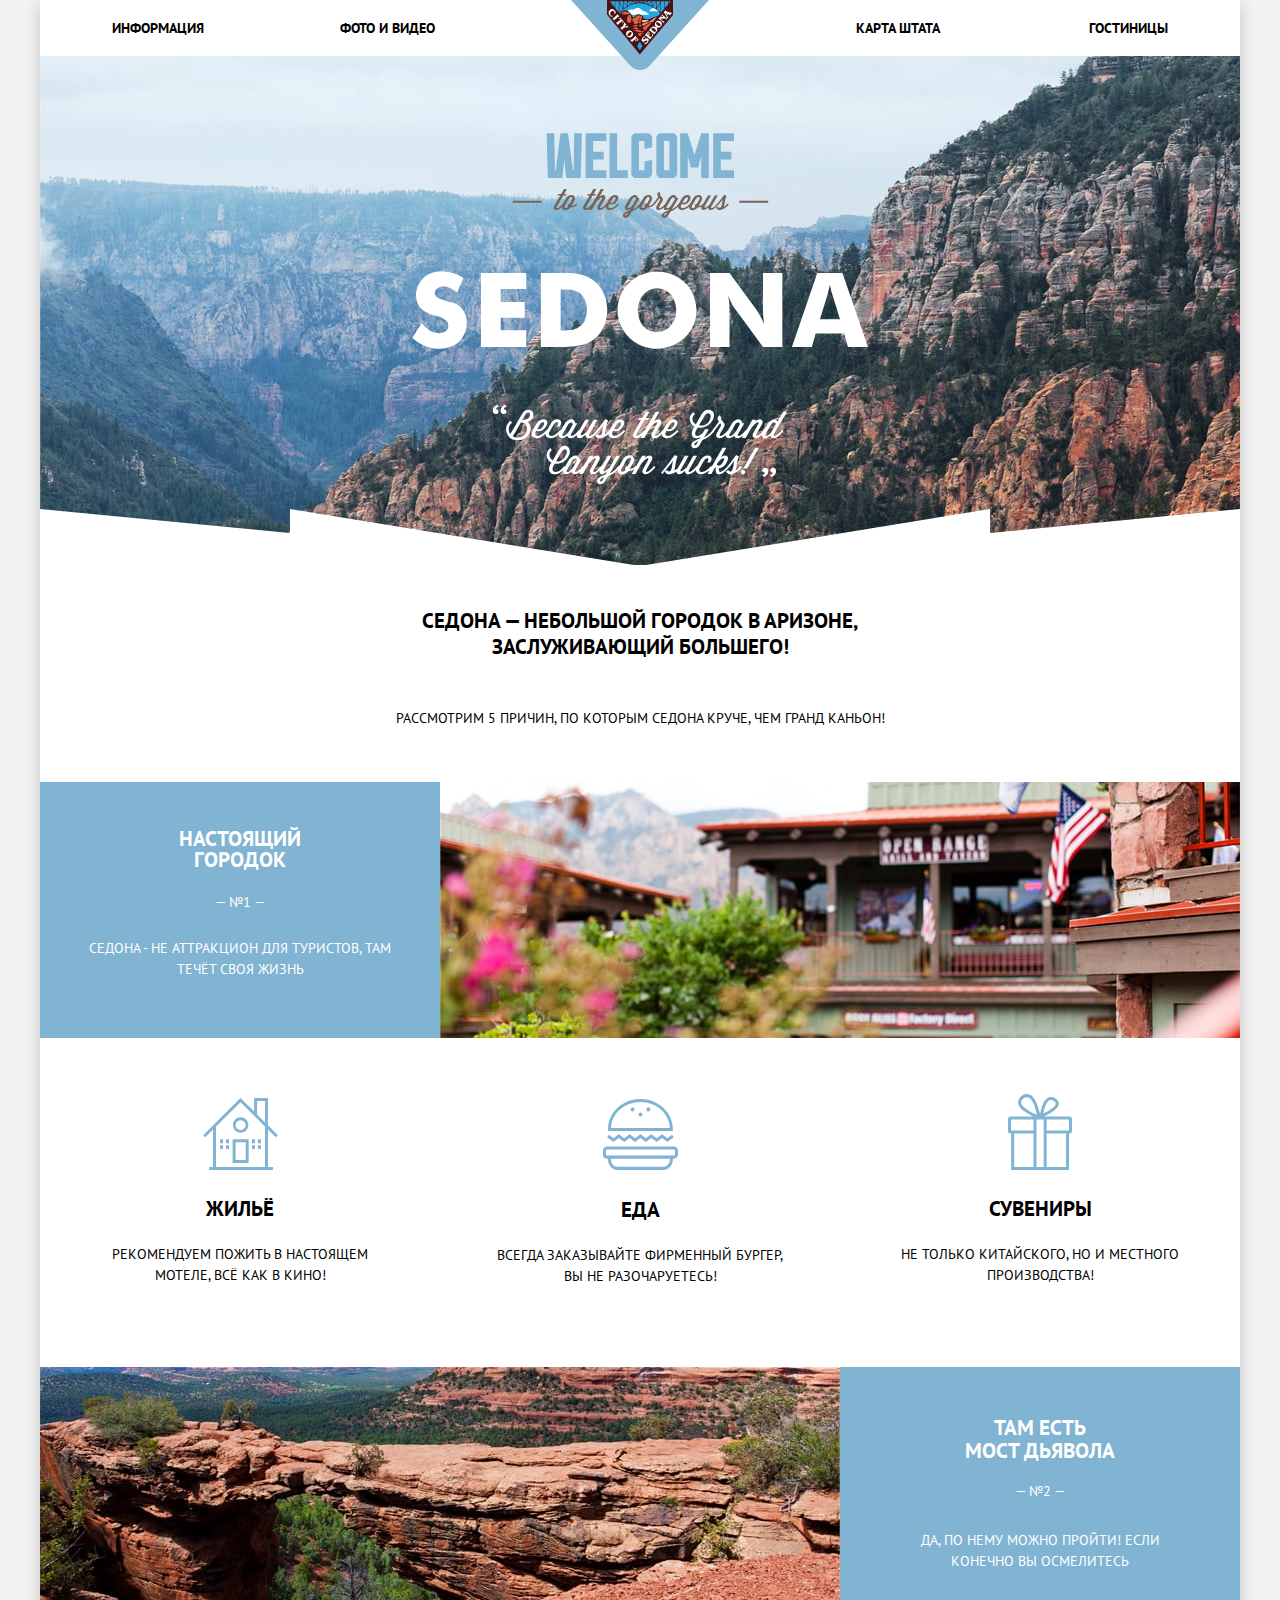
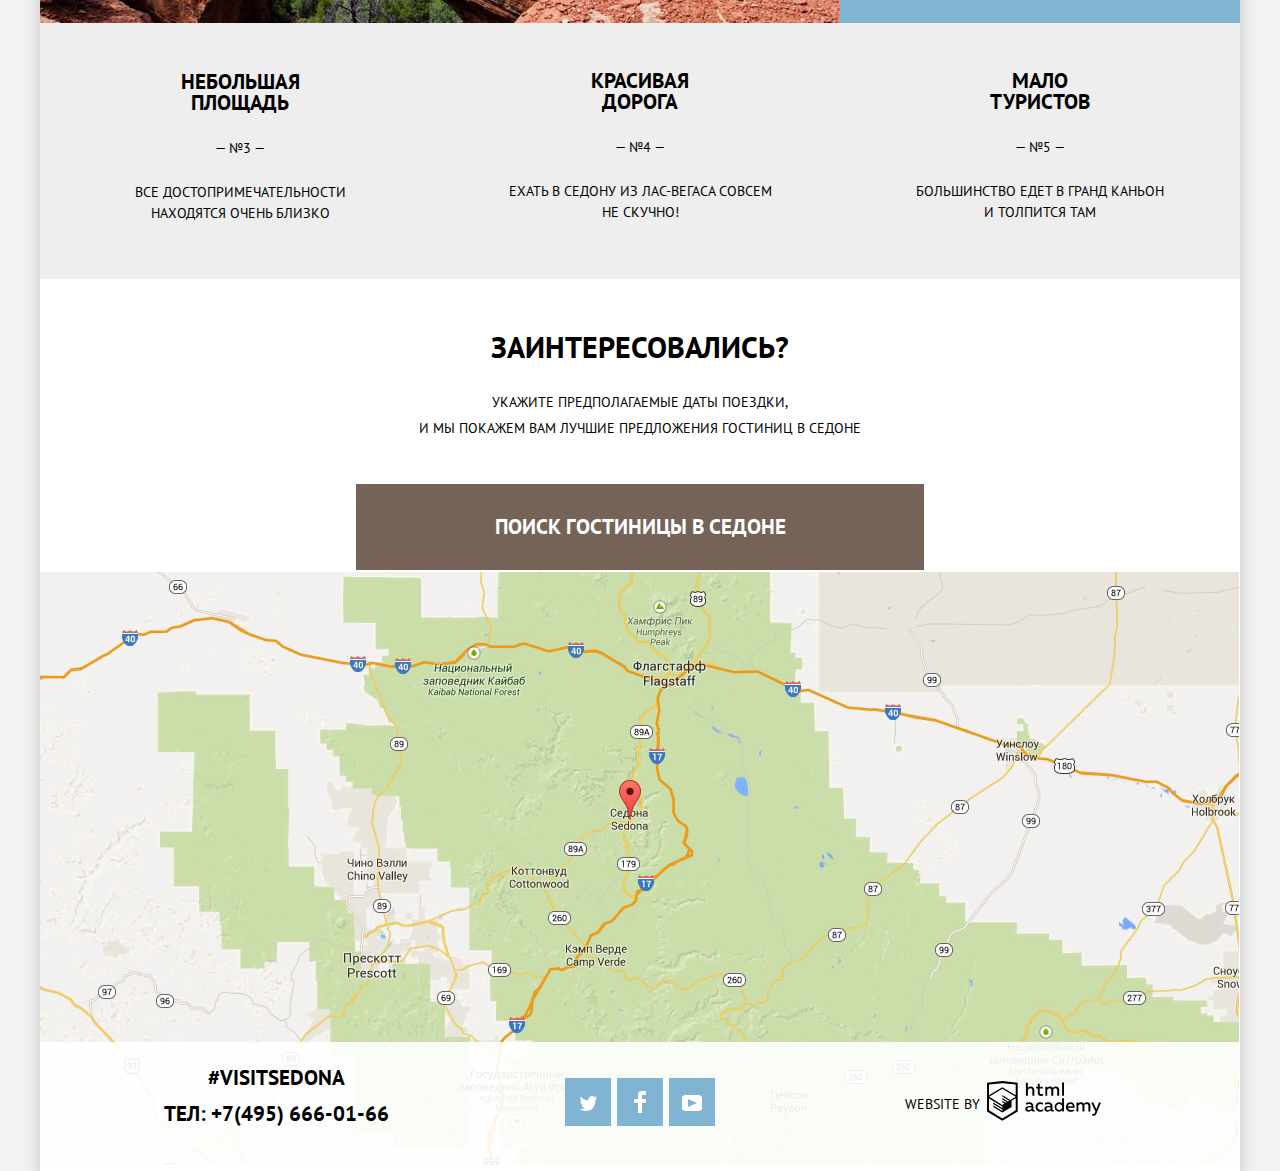
<file: index.html>
<!DOCTYPE html>
<html lang="ru">
  <head>
    <meta charset="utf-8">
    <meta name="keywords" content="Седона, туризм, отели">
    <meta name="description" content="описание города Седона">
    <link href="https://fonts.googleapis.com/css2?family=PT+Sans:wght@400;700&display=swap" rel="stylesheet">
    <link href="css/min-normalize.css" rel="stylesheet">
    <link href="css/min-style.css" rel="stylesheet">
    <title>HTML Academy: Седона</title>
  </head>
  
<body>
    <div class="container">

      <header>
        <nav class="main-navigation">
          <ul class="navigation site-navigation">
            <li><a href="#">Информация</a></li>         
            <li><a href="#">Фото и видео</a></li>
            <li><a href="#">Карта штата</a></li>
            <li><a href="catalog.html">Гостиницы</a></li>
          </ul>
          <a href="#" class="logo"><img src="img/logo-sedona.svg" width="138" height="70" alt="логотип"></a>
        </nav>
      </header>

      <main>
        
        <section class="welcome photo-index">
          <img src="img/intro-welcome.svg" width="457" height="351" alt="Welcome to the Gorgeous"> 
          <h1 class="visually-hidden">Добро пожаловать в город Седона!</h1> 
          <div class="shape"></div>
        </section>
        
        <section class="advantages">
          <div class="intro">
            <h2>Седона &mdash; небольшой городок в Аризоне,
                заслуживающий большего!</h2> 
            <p>Рассмотрим 5 причин, по которым Седона круче, чем Гранд Каньон!</p>
          </div>  
          <ul class="advantages-list">
            <li class="reason-1">
              <div class="true-city">
                 <div class="true-city-text">
                    <h3>Настоящий городок</h3>
                    <span>&mdash; №1 &mdash;</span>
                    <p class="sedona">Седона - не аттракцион для туристов, там
                       течёт своя жизнь</p> 
                  </div>
                  <img src="img/sedona.jpg" width="800" height="256" alt="Фото Седоны">
              </div>
              <ul class="city">
                <li>
                  <div class="housing">
                    <img src="img/icon-1.svg" alt="иконка-жильё" width="75" height="72" >
                    <h4>Жильё</h4>
                    <p>Рекомендуем пожить в настоящем 
                       мотеле, всё как в кино!</p>
                   </div>
                </li>
                <li>
                  <div class="food">
                    <img src="img/icon-3.svg" alt="иконка-еда" width="75" height="70">
                    <h4>Еда</h4>
                    <p>Всегда заказывайте фирменный бургер, 
                       вы не разочаруетесь!</p>
                  </div>
                </li>
                <li>
                  <div class="souvenirs">
                    <img src="img/icon-2.svg" alt="иконка-сувениры" width="64" height="77">
                    <h4>Сувениры</h4>
                    <p>Не только китайского, но и местного
                       производства!</p>
                  </div>
                </li>
              </ul>
            </li>
            <li class="reason-2">
                <div class="bridge">
                  <h3>Там есть<br>
                      мост дьявола</h3>
                  <span>&mdash; №2 &mdash;</span>
                  <p>Да, по нему можно пройти! Если конечно
                     вы осмелитесь</p>
                </div> 
                <img src="img/nature.jpg" width="800" height="256" alt="Окрестности Седоны">
            </li> 
            <li>
              <ul class="reason-345">
                <li>
                  <h3>Небольшая площадь</h3>
                  <span>&mdash; №3 &mdash;</span>
                  <p>все достопримечательности
                     находятся очень близко</p>   
                </li>
                <li>
                  <h3>Красивая дорога</h3>
                  <span>&mdash; №4 &mdash;</span>
                  <p>ехать в Седону из Лас-Вегаса совсем
                     не скучно!</p>
                </li>
                <li>
                  <h3>Мало туристов</h3>
                  <span>&mdash; №5 &mdash;</span>
                  <p>большинство едет в Гранд Каньон<br> 
                     и толпится там</p>
                </li>
              </ul> 
            </li> 
          </ul>
        </section>

        <div class="search-map">
          <section class="search-form">
            <div class="search-intro">
              <h2 class="visually-hidden">Форма поиска гостиницы в городе Седона</h2>
              <p class="uppercase">Заинтересовались?</p>
              <p class="search-description">Укажите предполагаемые даты поездки,<br>
                 и мы покажем вам лучшие предложения гостиниц в Седоне</p>
              <button type="button" class="button-brown">Поиск гостиницы в Седоне</button>
            </div> 

            <form action="https://echo.htmlacademy.ru" method="get" class="form-hotels">
              <fieldset class="fieldset">  
                 <div class="arrival-departures">
                    <p class="input-arrivals">
                      <span>Дата заезда:</span><label class="search-label"><input type="text" name="arrival" value="24 апреля 2017" class="input-form-arrivals"></label><button type="button"><img src="img/calendar.svg" alt="день прибытия" width="21" height="23"></button>
                    </p>
                    <p class="input-departures">
                      <span>Дата выезда:</span><label class="search-label"><input type="text" name="departure" value="4 июля 2017" class="input-form-departures"></label><button type="button"><img src="img/calendar.svg" alt="день отъезда" width="21" height="23"></button>
                    </p>
                 </div>
                 <p class="people">   
                    <label for="amount-adults" class="adult">Взрослые:</label> 
                    <button type="button">&mdash;</button>
                    <input type="text" name="adults" value="2" id="amount-adults" class="adult-label">
                    <button class="button-people" type="button">+</button>
                    <label for="amount-children" class="child-label">Дети:</label> 
                    <button type="button">&mdash;</button>
                    <input type="text" name="children" value="0" id="amount-children" class="children-label">
                    <button type="button">+</button>                  
                 </p>
                 <button type="submit" class="search">Найти</button> 
              </fieldset>
            </form>
          </section> 
          <section class="map">
            <img src="img/map.jpg" width="1199" height="594" alt="карта местности">
            <iframe src="https://www.google.com/maps/embed?pb=!1m18!1m12!1m3!1d17662.700682671955!2d-111.76657084899792!3d34.86720390082629!2m3!1f0!2f0!3f0!3m2!1i1024!2i768!4f13.1!3m3!1m2!1s0x872da132f942b00d%3A0x5548c523fa6c8efd!2z0KHQtdC00L7QvdCwLCDQkNGA0LjQt9C-0L3QsCA4NjMzNiwg0KHQqNCQ!5e0!3m2!1sru!2sru!4v1593608001588!5m2!1sru!2sru" style="border:0;" allowfullscreen="" aria-hidden="false" tabindex="0" width="1199" height="594" class="frameborder"></iframe>
          </section> 
        </div>  
      </main>

      <footer class="footer footer-index">
          <h2 class="visually-hidden">Контакты</h2> 
          <div class="contacts">
            <p>#visitsedona</p> 
            <a href="tel:+74956660166">ТЕЛ: +7(495) 666-01-66</a>
          </div>
          <div class="links">
            <ul class="navigation">
                <li>
                  <a href="https://twitter.com/" aria-label="ссылка на твиттер">
                       <svg xmlns="http://www.w3.org/2000/svg" xmlns:xlink="http://www.w3.org/1999/xlink" width="17" height="15" viewBox="0 0 17 15">
                         <path fill="#FFF" d="M10.95.144c1.685-.496 2.984.27 3.577 1.179.673-.231 1.331-.481 2.011-.708a2.345 2.345 0 0 1-.857 1.768c.685.17
                        1.304-.491 1.304-.491-.169 1-1.006 1.788-1.563 2.024-.231 6.75-3.175 11.217-10.077 11.082h-.446c-.41 0-4.164-.46-4.898-1.887
                        2.271.196 3.893-.422 4.693-1.177-.96-.3-2.679-.477-2.979-2.95.349.106.564.228 1.19.119C1.705 8.247.374 7.53.448 5.33c.285.328
                        1.067.536 1.34.472C1.085 5.561-.182 2.442.894.85c1.818 1.854 3.735 3.606 7.152 3.773C8.254 2.33 9.183.793 10.95.144z"/>
                       </svg>
                  </a>
                </li>    
                <li>
                  <a href="https://www.facebook.com/" aria-label="ссылка на фейсбук">
                    <svg xmlns="http://www.w3.org/2000/svg" width="12" height="22" viewBox="0 0 12 22">
                      <path fill="#FFF" d="M12 4V0H8a4 4 0 0 0-4 4v4H0v4h4v10h4V12h4V8H8V4h4z"/>
                    </svg>
                  </a>
                </li>
                <li>
                  <a href="https://www.youtube.com/" aria-label="ссылка на ютуб">
                    <svg xmlns="http://www.w3.org/2000/svg" xmlns:xlink="http://www.w3.org/1999/xlink" width="20" height="16" viewBox="0 0 20 16">
                      <path fill="#FFF" d="M17 0H3C1.35 0 0 1.35 0 3v10c0 1.65 1.35 3 3 3h14c1.65 0 3-1.35 3-3V3c0-1.65-1.35-3-3-3zM6.027 11.998V4.002L15.014 8l-8.987 3.998z"/>
                   </svg>
                 </a>
                </li>             
            </ul>
          </div>
          <div class="link-academy">
            <p>
              Website by
            </p>
            <a href="https://htmlacademy.ru/intensive/htmlcss" target="_blank" class="logo-academy">
              <svg width="114" height="40" viewBox="0 0 114 40" fill="none" xmlns="http://www.w3.org/2000/svg">
                <path class="path" fill-rule="evenodd" clip-rule="evenodd" d="M15.5197 0.057373H15.3509L0 1.71895V30.4945L15.3509 39.8382L30.7018 30.4945V1.71895L15.5197 0.057373ZM77.0183 1.62185H75.0876V14.7311H77.0183V1.62185ZM40.8619 1.63264V6.76843C41.6131 5.9864 42.6386 5.5436 43.7105 5.53843C44.6823 5.47908 45.6329 5.84495 46.3253 6.54479C47.0177 7.24462 47.3866 8.21244 47.3399 9.20685V14.7634H45.367V9.46579C45.4231 8.94897 45.2754 8.43059 44.9566 8.02553C44.6377 7.62047 44.174 7.36218 43.6683 7.3079H43.3518C42.3456 7.36979 41.4321 7.9295 40.9041 8.80764V14.7634H38.8995V1.63264H40.8619ZM77.0183 30.4837H75.2775V29.0595C74.4828 30.1353 73.23 30.7538 71.9119 30.7211C69.4751 30.5528 67.5825 28.4822 67.5825 25.9845C67.5825 23.4867 69.4751 21.4162 71.9119 21.2479C73.1195 21.2052 74.2818 21.7203 75.0771 22.6505V17.3205H77.0183V30.4837ZM47.0656 29.0595C47.263 29.0515 47.4583 29.0152 47.6459 28.9516V30.3866C47.2482 30.5404 46.826 30.6172 46.4009 30.6132C45.6482 30.6769 44.9394 30.2429 44.639 29.5342C43.7036 30.31 42.5302 30.7227 41.3261 30.6995C39.733 30.6995 38.256 29.804 38.256 27.9482C38.256 25.65 40.3661 24.9379 42.1702 24.9379C42.9402 24.9505 43.707 25.0408 44.4596 25.2076V24.884C44.4596 23.805 43.6578 22.9742 42.1491 22.9742C41.0585 22.9764 39.9804 23.2116 38.9839 23.6647V21.8305C40.0678 21.451 41.204 21.2506 42.3495 21.2371C44.8394 21.2371 46.3693 22.4455 46.3693 25.1753V28.4121C46.3546 28.5668 46.401 28.721 46.4981 28.8406C46.5951 28.9601 46.7349 29.035 46.8862 29.0487H47.0656V29.0595ZM40.2711 27.8403C40.298 28.229 40.4761 28.5905 40.7655 28.844C41.055 29.0974 41.4317 29.2217 41.8115 29.189H41.9275C42.8819 29.1906 43.7973 28.8022 44.4702 28.11V26.5779C43.842 26.4414 43.2026 26.3655 42.5605 26.3513C41.5055 26.3513 40.2817 26.7074 40.2817 27.8403H40.2711ZM56.0229 21.9384C55.1962 21.4632 54.2596 21.2246 53.3115 21.2479H52.9422C51.7332 21.2873 50.5891 21.8166 49.7619 22.7192C48.9347 23.6218 48.4923 24.8236 48.5321 26.06V26.5024C48.6957 29.0004 50.805 30.8921 53.2482 30.7318C54.2519 30.7555 55.2477 30.5452 56.1601 30.1168V28.2718C55.3769 28.7215 54.4945 28.9591 53.5963 28.9624C52.5199 29.0288 51.4963 28.4793 50.9385 27.5356C50.3806 26.5918 50.3806 25.4095 50.9385 24.4658C51.4963 23.522 52.5199 22.9725 53.5963 23.039C54.461 23.0357 55.3066 23.2989 56.0229 23.7942V21.9384ZM66.1514 29.0595C66.3488 29.0515 66.5441 29.0152 66.7317 28.9516V30.3866C66.334 30.5404 65.9118 30.6172 65.4867 30.6132C64.734 30.6769 64.0252 30.2429 63.7248 29.5342C62.7894 30.31 61.616 30.7227 60.4119 30.6995C58.8188 30.6995 57.3417 29.804 57.3417 27.9482C57.3417 25.65 59.4518 24.9379 61.256 24.9379C62.0259 24.9505 62.7928 25.0408 63.5454 25.2076V24.884C63.5454 23.805 62.7436 22.9742 61.2349 22.9742C60.1443 22.9764 59.0662 23.2116 58.0697 23.6647V21.8305C59.1536 21.451 60.2897 21.2506 61.4353 21.2371C63.9252 21.2371 65.455 22.4455 65.455 25.1753V28.4121C65.4404 28.5668 65.4868 28.721 65.5838 28.8406C65.6809 28.9601 65.8207 29.035 65.972 29.0487H66.1514V29.0595ZM59.855 28.8481C59.5632 28.5943 59.3837 28.2311 59.3569 27.8403H59.378C59.378 26.7074 60.5385 26.3513 61.6569 26.3513C62.299 26.3655 62.9383 26.4414 63.5665 26.5779V28.11C62.8937 28.8022 61.9782 29.1906 61.0239 29.189H60.9078C60.5263 29.2247 60.1469 29.1019 59.855 28.8481ZM69.3271 25.9305C69.3271 24.2859 70.6308 22.9526 72.239 22.9526L72.2601 23.0066C73.4742 23.0066 74.5742 23.7382 75.0665 24.8732V27.0311C74.5856 28.1871 73.4673 28.9296 72.239 28.9084C70.6308 28.9084 69.3271 27.5752 69.3271 25.9305ZM83.3486 21.2479C86.8408 21.2479 88.0541 24.1395 87.4844 26.7397H80.922C81.1436 28.3582 82.6839 29.0163 84.2876 29.0163C85.2509 29.0196 86.2027 28.8021 87.0729 28.3797V30.1061C86.0736 30.5421 84.9939 30.7519 83.9078 30.7211C81.2385 30.7211 78.8963 29.189 78.8963 25.9521C78.8362 24.7502 79.2482 23.5736 80.0408 22.6841C80.8334 21.7945 81.9408 21.2658 83.1165 21.2155H83.3486V21.2479ZM80.8693 25.1753C80.9704 23.8237 82.1216 22.8104 83.4436 22.9095H83.4858C84.1064 22.8531 84.7196 23.08 85.1612 23.5295C85.6028 23.979 85.8275 24.6051 85.7752 25.24H80.8693V25.1753ZM89.489 30.4621V21.4961H91.2298V22.575C91.9777 21.7197 93.041 21.2229 94.1628 21.2047C95.2951 21.1328 96.3712 21.7163 96.9482 22.7153C97.7407 21.8335 98.8477 21.3161 100.018 21.2803C100.952 21.2327 101.859 21.6011 102.507 22.2901C103.154 22.9792 103.478 23.9213 103.394 24.8732V30.4837H101.39V24.9271C101.437 24.4734 101.306 24.0191 101.024 23.6647C100.743 23.3104 100.336 23.0852 99.8917 23.039H99.6174C98.7512 23.0941 97.9525 23.536 97.4335 24.2474V30.4837H95.4289V24.9271C95.4728 24.47 95.3357 24.0139 95.0481 23.6611C94.7606 23.3082 94.3467 23.088 93.8991 23.0497H93.6881C92.7466 23.1344 91.8915 23.6449 91.3564 24.4416V30.5161H89.5312L89.489 30.4621ZM113.977 21.4745H111.972L109.324 28.2718L106.306 21.4853H104.196L108.417 30.5484L108.237 31.0016C107.72 32.3611 107.003 33.0516 106.053 33.0516C105.75 33.0548 105.447 33.0112 105.156 32.9221V34.6161C105.536 34.7125 105.926 34.7632 106.317 34.7671C107.646 34.7671 108.902 34.0226 109.851 31.6813L113.977 21.4745ZM52.689 5.78658V2.54974L50.7266 3.01369V5.73264H49.144V7.49132H50.7899V11.9905C50.7231 12.817 51.0244 13.6301 51.61 14.2038C52.1955 14.7775 53.0028 15.0505 53.8073 14.9468C54.5996 14.9535 55.3875 14.8259 56.139 14.5692V12.8429C55.5727 13.0781 54.9672 13.199 54.356 13.199C53.2165 13.199 52.689 12.8105 52.689 11.6237V7.5129H55.8541V5.78658H52.689ZM58.3862 14.7526V5.75421H60.1376V6.83316C60.8811 5.97655 61.9403 5.476 63.0601 5.45211C64.1624 5.38099 65.2146 5.93142 65.8032 6.88711C66.5958 6.00534 67.7028 5.48794 68.8734 5.45211C69.8138 5.41462 70.7233 5.79859 71.364 6.50353C72.0046 7.20846 72.3126 8.16418 72.2073 9.12053V14.7418H70.2028V9.18527C70.2499 8.73151 70.1184 8.27721 69.8373 7.92287C69.5561 7.56853 69.1485 7.34334 68.7046 7.29711H68.4619C67.5957 7.35228 66.797 7.7942 66.278 8.50553V14.7418H64.2734V9.18527C64.3206 8.73151 64.1891 8.27721 63.9079 7.92287C63.6268 7.56853 63.2191 7.34334 62.7752 7.29711H62.5326C61.5911 7.38181 60.736 7.89229 60.2009 8.68895V14.7634H58.3862V14.7526ZM28.6972 29.3033L28.7078 29.2968L28.6972 29.3184V29.3033ZM28.6972 17.3205V29.3033L15.3509 37.4321L2.00459 29.3184V17.5147L15.2876 25.6068V27.0311L6.18257 21.5284V22.9418L15.3404 28.5632V30.0629L6.19312 24.4955V25.9521L15.3509 31.5734L24.5826 25.9197V19.8129L28.6972 17.3205ZM28.7078 15.7776L25.0362 17.9355L23.3482 19.0145L15.3087 14.0837V15.4971L22.156 19.7266L22.0083 19.8237L20.9532 20.4063L15.2876 16.9537V18.3995L19.761 21.1184L18.706 21.8413L15.3298 19.7913V21.2047L17.5454 22.5426L15.2982 23.9021L2.11009 15.864L15.3087 7.72869L28.7078 15.7776ZM15.2876 6.27211L28.7078 14.3534V3.56395L15.3615 2.12895L2.01514 3.56395V14.3534L15.2876 6.27211Z" fill="#231F20"/>
              </svg>
            </a>
          </div>
      </footer>

    </div>

<script src="js/min-script.js">
</script>

</body>

</html>
</file>
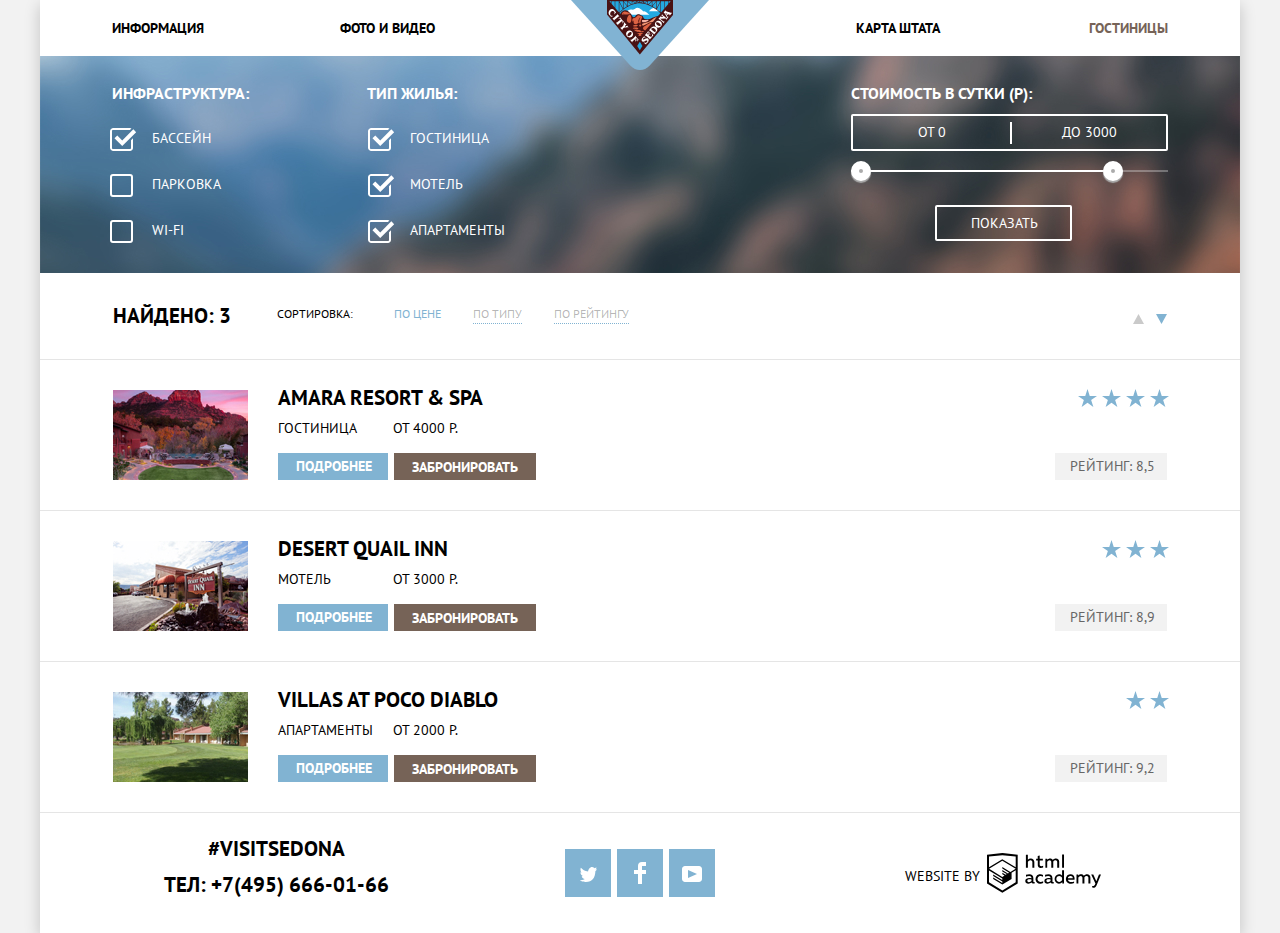
<file: catalog.html>
<!DOCTYPE html>
<html lang="ru">
  <head>
    <meta charset="utf-8">
    <meta name="keywords" content="Седона, гостиница, отель">
    <meta name="description" content="поиск отеля в городе Седона">
    <link href="https://fonts.googleapis.com/css2?family=PT+Sans:wght@400;700&display=swap" rel="stylesheet">
    <link href="css/min-normalize.css" rel="stylesheet">
    <link href="css/min-style.css" rel="stylesheet">
    <title>HTML Academy: Седона-поиск отеля</title>
  </head>

<body>
    <div class="container">

      <header>
        <nav class="main-navigation">
          <ul class="navigation site-navigation">
            <li><a href="#">Информация</a></li>
            <li><a href="#">Фото и видео</a></li>
            <li><a href="#">Карта штата</a></li>
            <li><a>Гостиницы</a></li>
          </ul>
          <a href="index.html" class="logo"><img src="img/logo-sedona.svg" width="138" height="70" alt="логотип"></a>
        </nav>
      </header>

      <main>
        <section class="hotels-catalog"> 
          <h2 class="visually-hidden">Форма сортировки результатов поиска гостиницы</h2> 
          <form action="https://echo.htmlacademy.ru/" method="get" class="form-sorting">
            <div class="infrastructure-type">
              <fieldset>                  
                <legend>Инфраструктура:</legend>
                <div class="infrastructure-list">                  
                  <input class="check-box visually-hidden" type="checkbox" name="pool" id="view-pool" checked>                     
                  <label for="view-pool">Бассейн</label>
                  <input class="check-box visually-hidden" type="checkbox" name="parking" id="view-parking">                      
                  <label for="view-parking">Парковка</label>                                         
                  <input class="check-box visually-hidden" type="checkbox" name="wi-fi" id="view-wf">                     
                  <label for="view-wf">wi-fi</label>  
                </div>                     
              </fieldset>
              <fieldset>
                <legend class="house-type">Тип жилья:</legend>
                <div class="type-list">
                  <input class=" check-box visually-hidden" type="checkbox" name="hotel" id="view-hotel" checked>
                  <label for="view-hotel">Гостиница</label>                   
                  <input class="check-box visually-hidden" type="checkbox" name="motel" id="view-motel" checked>                   
                  <label for="view-motel">Мотель</label>                     
                  <input class="check-box visually-hidden" type="checkbox" name="apartments" id="view-apartments" checked>                      
                  <label for="view-apartments">Апартаменты</label>
                </div>               
              </fieldset>
            </div>
                 
            <fieldset class="cost">                 
              <legend>Стоимость в сутки (p):</legend> 
                <div class="min-max">
                  <label class="min"><input type="text" name="min" value="от 0"></label>
                  <label class="max"><input type="text" name="max" value="до 3000"></label>
                </div> 
                <div class="range-controls">
                  <div class="scale">
                    <div class="bar"></div>
                  </div>
                  <button type="button" class="toggle toggle-min" tabindex="0"></button>
                  <button type="button" class="toggle toggle-max" tabindex="0"></button>      
                  <button type="submit">Показать</button>  
                </div>
            </fieldset>   
          </form>
        </section>
           
        <section class="results">
          <h1 class="visually-hidden">Результаты поиска</h1> 
            <div class="found">
              <p>Найдено: 3</p>
              <p>Сортировка:</p>
              <ul class="rotation"> 
                <li class="sort"><a href="#">По цене</a></li> 
                <li><a href="#">По типу</a></li>
                <li><a href="#">По рейтингу</a></li> 
              </ul>
              <div class="up-down">               
                <a href="#" class="up"><span class="visually-hidden">снизу</span>
                  <svg width="11" height="10" viewBox="0 0 11 10" xmlns="http://www.w3.org/2000/svg">
                   <path d="M5.5 0L0 10H11L5.5 0Z"/>
                  </svg>
                </a>
                <a href="#" class="down sort"><span class="visually-hidden" >сверху</span>
                  <svg width="11" height="10" viewBox="0 0 11 10" xmlns="http://www.w3.org/2000/svg">
                   <path d="M5.5 10L0 0H11"/>
                  </svg>
                </a>               
              </div>
            </div>
             <ul class="hotels"> 
                <li>
                  <img src="img/amara.jpg" width="135" height="90" alt="фото Amara Resort & Spa" class="photo">
                  <div class="hotel">
                    <h2>Amara Resort & Spa</h2>
                    <div class="found-cost">
                      <p>Гостиница</p>
                      <p>от 4000 р.</p>
                    </div>  
                    <div class="more-book">
                      <a href="#">Подробнее</a>
                      <button>Забронировать</button>
                    </div> 
                  </div>
                  <div class="stars">
                    <div class="star-rating">
                      <img src="img/star.svg" alt="4 out of 5 stars" width="19" height="17">
                      <img src="img/star.svg" alt="4 out of 5 stars" width="19" height="17">
                      <img src="img/star.svg" alt="4 out of 5 stars" width="19" height="17">
                      <img src="img/star.svg" alt="4 out of 5 stars" width="19" height="17">
                    </div> 
                    <span>Рейтинг: 8,5</span>
                  </div>  
                </li> 
                <li>
                  <img src="img/desert.jpg" width="135" height="90" alt="фото Desert Quail Inn" class="photo">
                  <div class="hotel">
                    <h2>Desert Quail Inn</h2>   
                    <div class="found-cost">            
                      <p>Мотель</p>
                      <p>от 3000 р.</p>
                    </div>
                    <div class="more-book">  
                    <a href="#">Подробнее</a>
                    <button>Забронировать</button>
                    </div> 
                    </div> 
                    <div class="stars">
                      <div class="star-rating">
                        <img src="img/star.svg" alt="3 out of 5 stars" width="19" height="17">
                        <img src="img/star.svg" alt="3 out of 5 stars" width="19" height="17">
                        <img src="img/star.svg" alt="3 out of 5 stars" width="19" height="17">
                      </div>
                      <span>Рейтинг: 8,9</span>
                    </div>  
                </li>
                <li>
                  <img src="img/villas.jpg" width="135" height="90" alt="фото Villas at Poco Diablo" class="photo">
                  <div class="hotel">
                    <h2>Villas at Poco Diablo</h2>
                    <div class="found-cost">  
                      <p>Апартаменты</p>
                      <p>от 2000 р.</p>
                    </div>
                    <div class="more-book">
                      <a href="#">Подробнее</a>
                      <button>Забронировать</button>
                    </div>
                  </div>
                  <div class="stars">
                    <div class="star-rating">
                      <img src="img/star.svg" alt="2 out of 5 stars" width="19" height="17">
                      <img src="img/star.svg" alt="2 out of 5 stars" width="19" height="17">
                    </div>
                    <span>Рейтинг: 9,2</span>
                  </div>
                </li>
             </ul>
           </section>   
    </main>

    <footer class="footer">
       <h2 class="visually-hidden">Контакты</h2> 
        <div class="contacts">
          <p>#visitsedona</p> 
          <a href="tel:+74956660166">ТЕЛ: +7(495) 666-01-66</a>
        </div>
        <div class="links">
          <ul class="navigation">
            <li>
                <a href="https://twitter.com/" aria-label="ссылка на твиттер">
                  <svg xmlns="http://www.w3.org/2000/svg" xmlns:xlink="http://www.w3.org/1999/xlink" width="17" height="15" viewBox="0 0 17 15">
                    <path fill="#FFF" d="M10.95.144c1.685-.496 2.984.27 3.577 1.179.673-.231 1.331-.481 2.011-.708a2.345 2.345 0 0 1-.857 1.768c.685.17
                    1.304-.491 1.304-.491-.169 1-1.006 1.788-1.563 2.024-.231 6.75-3.175 11.217-10.077 11.082h-.446c-.41 0-4.164-.46-4.898-1.887
                    2.271.196 3.893-.422 4.693-1.177-.96-.3-2.679-.477-2.979-2.95.349.106.564.228 1.19.119C1.705 8.247.374 7.53.448 5.33c.285.328
                    1.067.536 1.34.472C1.085 5.561-.182 2.442.894.85c1.818 1.854 3.735 3.606 7.152 3.773C8.254 2.33 9.183.793 10.95.144z"/>
                  </svg>
                </a>
            </li>    
            <li><a href="https://www.facebook.com/" aria-label="ссылка на фейсбук">
                  <svg xmlns="http://www.w3.org/2000/svg" width="12" height="22" viewBox="0 0 12 22">
                    <path fill="#FFF" d="M12 4V0H8a4 4 0 0 0-4 4v4H0v4h4v10h4V12h4V8H8V4h4z"/>
                  </svg>
                </a>
            </li>
            <li><a href="https://www.youtube.com/" aria-label="ссылка на ютуб">
                  <svg xmlns="http://www.w3.org/2000/svg" xmlns:xlink="http://www.w3.org/1999/xlink" width="20" height="16" viewBox="0 0 20 16">
                    <path fill="#FFF" d="M17 0H3C1.35 0 0 1.35 0 3v10c0 1.65 1.35 3 3 3h14c1.65 0 3-1.35 3-3V3c0-1.65-1.35-3-3-3zM6.027 11.998V4.002L15.014 8l-8.987 3.998z"/>
                  </svg>
                </a>
            </li>
          </ul>
        </div>
        <div class="link-academy">
          <p>
            Website by
          </p>
          <a href="https://htmlacademy.ru/intensive/htmlcss" target="_blank" class="logo-academy">
            <svg width="114" height="40" viewBox="0 0 114 40" fill="none" xmlns="http://www.w3.org/2000/svg">
              <path class="path" fill-rule="evenodd" clip-rule="evenodd" d="M15.5197 0.057373H15.3509L0 1.71895V30.4945L15.3509 39.8382L30.7018 30.4945V1.71895L15.5197 0.057373ZM77.0183 1.62185H75.0876V14.7311H77.0183V1.62185ZM40.8619 1.63264V6.76843C41.6131 5.9864 42.6386 5.5436 43.7105 5.53843C44.6823 5.47908 45.6329 5.84495 46.3253 6.54479C47.0177 7.24462 47.3866 8.21244 47.3399 9.20685V14.7634H45.367V9.46579C45.4231 8.94897 45.2754 8.43059 44.9566 8.02553C44.6377 7.62047 44.174 7.36218 43.6683 7.3079H43.3518C42.3456 7.36979 41.4321 7.9295 40.9041 8.80764V14.7634H38.8995V1.63264H40.8619ZM77.0183 30.4837H75.2775V29.0595C74.4828 30.1353 73.23 30.7538 71.9119 30.7211C69.4751 30.5528 67.5825 28.4822 67.5825 25.9845C67.5825 23.4867 69.4751 21.4162 71.9119 21.2479C73.1195 21.2052 74.2818 21.7203 75.0771 22.6505V17.3205H77.0183V30.4837ZM47.0656 29.0595C47.263 29.0515 47.4583 29.0152 47.6459 28.9516V30.3866C47.2482 30.5404 46.826 30.6172 46.4009 30.6132C45.6482 30.6769 44.9394 30.2429 44.639 29.5342C43.7036 30.31 42.5302 30.7227 41.3261 30.6995C39.733 30.6995 38.256 29.804 38.256 27.9482C38.256 25.65 40.3661 24.9379 42.1702 24.9379C42.9402 24.9505 43.707 25.0408 44.4596 25.2076V24.884C44.4596 23.805 43.6578 22.9742 42.1491 22.9742C41.0585 22.9764 39.9804 23.2116 38.9839 23.6647V21.8305C40.0678 21.451 41.204 21.2506 42.3495 21.2371C44.8394 21.2371 46.3693 22.4455 46.3693 25.1753V28.4121C46.3546 28.5668 46.401 28.721 46.4981 28.8406C46.5951 28.9601 46.7349 29.035 46.8862 29.0487H47.0656V29.0595ZM40.2711 27.8403C40.298 28.229 40.4761 28.5905 40.7655 28.844C41.055 29.0974 41.4317 29.2217 41.8115 29.189H41.9275C42.8819 29.1906 43.7973 28.8022 44.4702 28.11V26.5779C43.842 26.4414 43.2026 26.3655 42.5605 26.3513C41.5055 26.3513 40.2817 26.7074 40.2817 27.8403H40.2711ZM56.0229 21.9384C55.1962 21.4632 54.2596 21.2246 53.3115 21.2479H52.9422C51.7332 21.2873 50.5891 21.8166 49.7619 22.7192C48.9347 23.6218 48.4923 24.8236 48.5321 26.06V26.5024C48.6957 29.0004 50.805 30.8921 53.2482 30.7318C54.2519 30.7555 55.2477 30.5452 56.1601 30.1168V28.2718C55.3769 28.7215 54.4945 28.9591 53.5963 28.9624C52.5199 29.0288 51.4963 28.4793 50.9385 27.5356C50.3806 26.5918 50.3806 25.4095 50.9385 24.4658C51.4963 23.522 52.5199 22.9725 53.5963 23.039C54.461 23.0357 55.3066 23.2989 56.0229 23.7942V21.9384ZM66.1514 29.0595C66.3488 29.0515 66.5441 29.0152 66.7317 28.9516V30.3866C66.334 30.5404 65.9118 30.6172 65.4867 30.6132C64.734 30.6769 64.0252 30.2429 63.7248 29.5342C62.7894 30.31 61.616 30.7227 60.4119 30.6995C58.8188 30.6995 57.3417 29.804 57.3417 27.9482C57.3417 25.65 59.4518 24.9379 61.256 24.9379C62.0259 24.9505 62.7928 25.0408 63.5454 25.2076V24.884C63.5454 23.805 62.7436 22.9742 61.2349 22.9742C60.1443 22.9764 59.0662 23.2116 58.0697 23.6647V21.8305C59.1536 21.451 60.2897 21.2506 61.4353 21.2371C63.9252 21.2371 65.455 22.4455 65.455 25.1753V28.4121C65.4404 28.5668 65.4868 28.721 65.5838 28.8406C65.6809 28.9601 65.8207 29.035 65.972 29.0487H66.1514V29.0595ZM59.855 28.8481C59.5632 28.5943 59.3837 28.2311 59.3569 27.8403H59.378C59.378 26.7074 60.5385 26.3513 61.6569 26.3513C62.299 26.3655 62.9383 26.4414 63.5665 26.5779V28.11C62.8937 28.8022 61.9782 29.1906 61.0239 29.189H60.9078C60.5263 29.2247 60.1469 29.1019 59.855 28.8481ZM69.3271 25.9305C69.3271 24.2859 70.6308 22.9526 72.239 22.9526L72.2601 23.0066C73.4742 23.0066 74.5742 23.7382 75.0665 24.8732V27.0311C74.5856 28.1871 73.4673 28.9296 72.239 28.9084C70.6308 28.9084 69.3271 27.5752 69.3271 25.9305ZM83.3486 21.2479C86.8408 21.2479 88.0541 24.1395 87.4844 26.7397H80.922C81.1436 28.3582 82.6839 29.0163 84.2876 29.0163C85.2509 29.0196 86.2027 28.8021 87.0729 28.3797V30.1061C86.0736 30.5421 84.9939 30.7519 83.9078 30.7211C81.2385 30.7211 78.8963 29.189 78.8963 25.9521C78.8362 24.7502 79.2482 23.5736 80.0408 22.6841C80.8334 21.7945 81.9408 21.2658 83.1165 21.2155H83.3486V21.2479ZM80.8693 25.1753C80.9704 23.8237 82.1216 22.8104 83.4436 22.9095H83.4858C84.1064 22.8531 84.7196 23.08 85.1612 23.5295C85.6028 23.979 85.8275 24.6051 85.7752 25.24H80.8693V25.1753ZM89.489 30.4621V21.4961H91.2298V22.575C91.9777 21.7197 93.041 21.2229 94.1628 21.2047C95.2951 21.1328 96.3712 21.7163 96.9482 22.7153C97.7407 21.8335 98.8477 21.3161 100.018 21.2803C100.952 21.2327 101.859 21.6011 102.507 22.2901C103.154 22.9792 103.478 23.9213 103.394 24.8732V30.4837H101.39V24.9271C101.437 24.4734 101.306 24.0191 101.024 23.6647C100.743 23.3104 100.336 23.0852 99.8917 23.039H99.6174C98.7512 23.0941 97.9525 23.536 97.4335 24.2474V30.4837H95.4289V24.9271C95.4728 24.47 95.3357 24.0139 95.0481 23.6611C94.7606 23.3082 94.3467 23.088 93.8991 23.0497H93.6881C92.7466 23.1344 91.8915 23.6449 91.3564 24.4416V30.5161H89.5312L89.489 30.4621ZM113.977 21.4745H111.972L109.324 28.2718L106.306 21.4853H104.196L108.417 30.5484L108.237 31.0016C107.72 32.3611 107.003 33.0516 106.053 33.0516C105.75 33.0548 105.447 33.0112 105.156 32.9221V34.6161C105.536 34.7125 105.926 34.7632 106.317 34.7671C107.646 34.7671 108.902 34.0226 109.851 31.6813L113.977 21.4745ZM52.689 5.78658V2.54974L50.7266 3.01369V5.73264H49.144V7.49132H50.7899V11.9905C50.7231 12.817 51.0244 13.6301 51.61 14.2038C52.1955 14.7775 53.0028 15.0505 53.8073 14.9468C54.5996 14.9535 55.3875 14.8259 56.139 14.5692V12.8429C55.5727 13.0781 54.9672 13.199 54.356 13.199C53.2165 13.199 52.689 12.8105 52.689 11.6237V7.5129H55.8541V5.78658H52.689ZM58.3862 14.7526V5.75421H60.1376V6.83316C60.8811 5.97655 61.9403 5.476 63.0601 5.45211C64.1624 5.38099 65.2146 5.93142 65.8032 6.88711C66.5958 6.00534 67.7028 5.48794 68.8734 5.45211C69.8138 5.41462 70.7233 5.79859 71.364 6.50353C72.0046 7.20846 72.3126 8.16418 72.2073 9.12053V14.7418H70.2028V9.18527C70.2499 8.73151 70.1184 8.27721 69.8373 7.92287C69.5561 7.56853 69.1485 7.34334 68.7046 7.29711H68.4619C67.5957 7.35228 66.797 7.7942 66.278 8.50553V14.7418H64.2734V9.18527C64.3206 8.73151 64.1891 8.27721 63.9079 7.92287C63.6268 7.56853 63.2191 7.34334 62.7752 7.29711H62.5326C61.5911 7.38181 60.736 7.89229 60.2009 8.68895V14.7634H58.3862V14.7526ZM28.6972 29.3033L28.7078 29.2968L28.6972 29.3184V29.3033ZM28.6972 17.3205V29.3033L15.3509 37.4321L2.00459 29.3184V17.5147L15.2876 25.6068V27.0311L6.18257 21.5284V22.9418L15.3404 28.5632V30.0629L6.19312 24.4955V25.9521L15.3509 31.5734L24.5826 25.9197V19.8129L28.6972 17.3205ZM28.7078 15.7776L25.0362 17.9355L23.3482 19.0145L15.3087 14.0837V15.4971L22.156 19.7266L22.0083 19.8237L20.9532 20.4063L15.2876 16.9537V18.3995L19.761 21.1184L18.706 21.8413L15.3298 19.7913V21.2047L17.5454 22.5426L15.2982 23.9021L2.11009 15.864L15.3087 7.72869L28.7078 15.7776ZM15.2876 6.27211L28.7078 14.3534V3.56395L15.3615 2.12895L2.01514 3.56395V14.3534L15.2876 6.27211Z" fill="#231F20"/>
            </svg>
          </a>
        </div>
    </footer>

    </div>
</body>

</html>
</file>
<file: css/min-style.css>
@keyframes bounce{0%{transform:translateY(-365px)}70%{transform:translateY(30px)}90%{transform:translateY(-10px)}to{transform:translateY(0)}}@keyframes shake{0%,to{transform:translateX(0)}10%,30%,50%,70%,90%{transform:translateX(-10px)}20%,40%,60%,80%{transform:translateX(10px)}}:root{--basic-white: #FFFFFF;--basic-blue: #81B3D2;--basic-brown: #766357;--basic-light-gray: #F2F2F2;--basic-gray:  #EEEEEE;--basic-black: #000000;--opacity-black: rgb(0,0,0, 0.3);--opacity-white-light: rgb(255,255,255, 0.3);--opacity-white: rgb(255,255,255, 0.9);--hover-blue: #669EC0;--hover-brown: #604E43;--hover-gray: #EBEBEB;--active-blue: #5496BD;--active-brown: #503E33;--basic-icon-gray: #A9A9A9;--hover-icon-black: #000000;--active-icon-blue: #81B3D2;--updown-gray: #CACACA;--logo-gray: #BDBBBC;--checking-gray: #6A6A6A;--booking-brown: #666666;--toggle: #ABABAB;--line: #E5E5E5}.visually-hidden{position:absolute;width:1px;height:1px;margin:-1px;border:0;padding:0;clip:rect(0 0 0 0);overflow:hidden}.container{background-color:var(--basic-white);width:1200px;box-shadow:0 5px 15px rgba(0,1,1,.2)}.main-navigation,body{color:var(--basic-black);position:relative;box-sizing:border-box}body{min-height:100vh;width:1280px;margin:0 auto;padding-left:40px;padding-right:40px;font-family:"PT Sans",Verdana,sans-serif;font-size:14px;line-height:21px;font-weight:400;background-color:var(--basic-light-gray)}a{text-decoration:none}img{max-width:100%;height:auto}.main-navigation{background-color:var(--basic-white);margin:auto;width:100%;display:flex;height:56px}.logo{position:absolute;z-index:2;right:531px}.navigation{list-style:none}ul.site-navigation{width:100%;min-height:56px;padding-top:15px;padding-left:72px;margin:0;display:grid;grid-template-columns:218px 1fr 1fr 218px;padding-right:72px;gap:10px}ul.site-navigation li{min-height:26px}ul.site-navigation li:nth-child(4n+1),ul.site-navigation li:nth-child(4n+2){text-align:left}ul.site-navigation li:nth-child(4n+3),ul.site-navigation li:nth-child(4n+4){text-align:right}.site-navigation a{color:var(--basic-black);text-transform:uppercase;font-weight:700;line-height:26px;height:26px}.site-navigation a:focus,.site-navigation a:hover{color:var(--active-icon-blue)}.site-navigation a:active{color:var(--opacity-black)}.site-navigation a:not([href]){color:var(--basic-brown)}.welcome{text-align:center;margin:auto}.welcome img{margin-top:77.35px}.photo-index{background-image:url(../img/background-photo.jpg);background-color:var(--basic-brown);background-position:top;background-repeat:no-repeat;max-width:100%;height:509px;padding:0}.shape{background-image:url(../img/shape.png);height:57px;top:18px;position:relative}.advantages,.advantages h2{margin-left:auto;margin-right:auto}.advantages{text-transform:uppercase;background-color:var(--basic-white);text-align:center;position:relative;z-index:4}.intro{text-align:center;margin:0}.advantages h2{font-size:21px;line-height:26px;margin-top:42.5px;width:470px;min-height:80px}.advantages .sedona{position:relative;top:2px}.intro p{font-size:14px;line-height:26px;margin-top:16.5px;margin-bottom:51px}.advantages-list{list-style:none;padding:0;width:1200px;box-sizing:border-box;margin-bottom:0}.city img,.reason-1{margin:auto}.true-city,ul.city{display:flex;align-items:center}.true-city{background-color:var(--basic-blue);min-height:256px;flex-grow:1;color:var(--basic-white);box-sizing:border-box}.true-city-text{align-items:center;padding-left:40px;padding-right:40px}.true-city p{margin-top:23px}.true-city h3{margin:0;width:122px}ul.city{list-style:none;min-height:330px;padding:0}ul.city li{width:400px}.city p,.souvenirs p{font-size:14px;line-height:21px}.city p{margin:25px 0 0;min-height:42px}.food,.housing,.souvenirs,.true-city-text{display:flex;flex-direction:column}.housing{margin-top:60px;margin-bottom:82px;padding-left:65px;padding-right:65px}.housing h4{margin:28px 0 0}.food,.souvenirs{align-items:center}.food{min-height:187px;margin-top:61px;margin-bottom:82px;padding-left:50px;padding-right:50px}.food h4{margin:29px 0 0}.souvenirs{min-height:194px;margin-top:55px;margin-bottom:81px;box-sizing:border-box}.souvenirs p{width:280px;min-height:43px}.reason-2{background-color:var(--basic-blue);display:flex;flex-direction:row-reverse;position:relative;top:-2px}.bridge{display:flex;flex-direction:column;align-items:center;color:var(--basic-white);flex-grow:1;padding:49px;box-sizing:border-box}.bridge span,.souvenirs p{margin-top:25px}.bridge p,.souvenirs h4{margin:28px 0 0}.reason-345{background-color:var(--basic-gray);display:grid;grid-template-columns:400px 400px 400px;min-height:256px;list-style:none;padding:0;position:relative;top:-2px}.reason-345 li:nth-child(3n+1){display:flex;flex-direction:column;align-items:center;min-height:155px;margin:auto;box-sizing:border-box;position:relative;top:6px}.reason-345 li:nth-child(3n+2),.reason-345 li:nth-child(3n+3){display:flex;flex-direction:column;align-items:center;margin:46px auto auto;min-height:155px;box-sizing:border-box;position:relative;top:4px}.reason-345 p{width:265px;min-height:43px;margin-top:23px;line-height:21px}.reason-345 p:nth-child(2){width:270px}.reason-345 h3{width:119px;margin:-3px 0 3px}.advantages-list h3,.advantages-list h4,.reason-345 h3{font-size:21px;line-height:21px}.advantages-list span,.reason-345 span{font-size:14px}.advantages-list span{margin-top:22px}.bridge h3{margin:0;width:160px;height:43px;line-height:23px}.search-map{position:relative;z-index:2}.map iframe{position:absolute;right:0;bottom:7px}.frameborder{border:0}.search-form,.search-intro{position:relative;background-color:var(--basic-white)}.search-form{font-size:14px;line-height:26px;margin:0;padding:0;bottom:2px}.search-intro{width:568px;margin:0 auto;text-align:center;padding-top:56px;padding-left:67px;padding-right:67px;z-index:2;text-transform:uppercase}.search-description{margin-bottom:43px}.fieldset p,.uppercase{font-size:30px;line-height:24px;font-weight:700;margin-top:0}.form-hotels{min-width:458px;min-height:340px;display:block;position:absolute;z-index:1;animation:bounce 1s;right:316px;text-transform:uppercase}.form-hotels-none{display:none}.form-error{animation:shake .6s}.fieldset{min-width:458px;min-height:285px;margin:0;border:0;padding:55px;background-color:var(--basic-white);box-shadow:0 5px 15px rgba(0,1,1,.2)}.search-label input{max-height:38px;margin-left:20px;padding-left:13px;box-sizing:border-box;width:346px}.input-arrivals input{margin-left:24px}.input-arrivals button,.input-departures button{border:0;height:23px;position:absolute;right:64px;padding:0;background-color:inherit}.fieldset p{min-height:38px;font-size:14px;line-height:26px;display:flex;align-items:center}.input-arrivals{margin-bottom:29px}.input-departures{margin-bottom:27px}.fieldset input,.people button{background-color:var(--basic-light-gray);border:0;height:38px;font-weight:700}.fieldset input{text-transform:uppercase;box-sizing:border-box}.people{display:flex;justify-content:flex-start;align-items:center;margin-bottom:56px;width:458px}.adult{margin-right:38px;margin-top:7px}.people input{width:38px;text-align:center;margin-right:0}.people button{width:38px;color:var(--basic-icon-gray);font-size:23px;text-align:center;margin:0}.people button:hover{color:var(--basic-black)}.people button:active{color:var(--basic-blue)}.adult-label{margin-right:40px}.child-label{margin-left:50px;margin-right:32px;margin-top:7px}.button-brown{background-color:var(--basic-brown);color:var(--basic-white);font-size:21px;line-height:26px;vertical-align:middle;border:0;min-height:86px;width:100%;text-transform:uppercase;font-weight:700;position:relative;z-index:3}.button-brown:focus,.button-brown:hover{background-color:var(--hover-brown)}.button-brown:active{background-color:var(--active-brown);color:var(--opacity-white-light)}.form-hotels input:hover{background-color:var(--hover-gray)}.form-hotels input:focus{background-color:var(--basic-white);border:2px solid #e5e5e5}.form-sorting fieldset,.search{border:0;color:var(--basic-white);text-transform:uppercase}.search{background-color:var(--basic-blue);text-align:center;vertical-align:middle;padding-top:16px;padding-bottom:16px;width:100%;min-height:58px;font-weight:700;font-size:21px;line-height:26px}.search:hover{background-color:var(--hover-blue)}.search:active{background-color:var(--active-blue);color:var(--opacity-white-light)}.hotels-catalog{background-color:var(--basic-brown);background-image:url(../img/background-blur.jpg);background-position:top;background-repeat:no-repeat;max-width:100%;width:1200px;height:auto}.form-sorting{min-height:217px;padding-right:72px;padding-left:72px;padding-top:26.5px;display:flex;box-sizing:border-box}.form-sorting fieldset{background-color:transparent}.form-sorting legend{font-size:16px;line-height:21px;font-weight:700}.form-sorting .house-type{position:relative;right:16px}.infrastructure-type{display:flex;width:391px;min-height:158px;justify-content:space-between}.infrastructure-list{margin-right:137px}.infrastructure-list,.type-list{min-height:113px;display:flex;flex-direction:column;justify-content:space-between;padding-left:27px;position:relative;padding-bottom:2px;box-sizing:border-box}.infrastructure-list label:first-of-type,.type-list label:first-of-type{margin-top:-2px}.type-list{margin-right:100px}.infrastructure-type legend{margin-bottom:22px;right:13px;position:relative}.check-box+label::before{content:"";position:absolute;left:-15px;width:19px;height:19px;border:solid var(--basic-white) 2px;border-radius:3px}.check-box:checked+label::before{content:"";position:absolute;background-image:url(../img/checkbox-on.svg);border:0;border-radius:none;width:26px;height:23px}.check-box:disabled+label::before{border-color:var(--checking-gray)}.check-box:checked:disabled+label::before{background-image:url(../img/checkbox-on-disabled.svg)}.cost{height:158px;width:317px;margin-left:337px;position:relative}.min-max{display:flex;align-items:center;width:313px;height:33px;border-radius:2px;border:2px solid var(--basic-white);top:6px}.min-max input{background-color:inherit;border:0;text-align:center;font-size:14px;line-height:21px;width:154px;text-transform:uppercase;color:var(--basic-white)}.cost button:hover,.min::after{background-color:var(--basic-white)}.min::after{content:"";width:2px;height:22px;position:absolute;top:6px;right:154px}.min-max,.range-controls,.results{position:relative}.range-controls .scale{background:var(--basic-white);margin-top:25px;width:260px;height:2px}.range-controls .bar{background:var(--basic-white);opacity:.3;width:54px;height:2px;position:absolute;right:0}.range-controls .toggle{width:3px;height:3px;padding:2px;border:8px solid var(--basic-white);background-color:var(--toggle);border-radius:50%;box-shadow:0 2px 1px 0 var(--toggle);position:absolute;top:-9px;cursor:pointer}.range-controls .toggle:hover{width:5px;height:5px;border:9px solid var(--basic-white);background-color:var(--toggle)}.range-controls .toggle-max{right:45px}.range-controls .toggle-min{right:297px}.cost button,.found{text-transform:uppercase}.cost button{position:absolute;bottom:-69px;right:96px;width:137px;height:36px;padding:7px 35px 8px 34px;color:var(--basic-white);background-color:transparent;border:2px solid #fff;border-radius:2px}.cost button:hover{color:var(--basic-black)}.found{color:var(--basic-black);display:flex;min-height:86px;font-size:12px;line-height:18px;align-items:center}.found p:nth-child(2){position:relative;bottom:2px}.found p:first-child{padding:0;margin-left:73px;margin-right:46px;font-size:21px;line-height:26px;font-weight:700}.rotation{list-style:none;position:relative;bottom:2px;padding-left:0;right:-9px}.rotation a{color:var(--opacity-black);font-size:12px;line-height:18px;border-bottom:1px dotted var(--basic-blue);display:inline-block;margin-left:32px;vertical-align:top}.rotation,.rotation li{display:flex}.rotation a:focus{color:var(--basic-blue)}.rotation a:hover{color:var(--basic-blue)}.rotation a:active,.sort a{color:var(--basic-black);border:0}.sort a{color:var(--basic-blue)}.up-down{width:34px;height:10px;margin-right:73px;margin-left:auto;position:relative}.down,.up{width:12px;height:10px;position:absolute;fill:var(--updown-gray)}.down{left:23px}.up-down .down:hover,.up-down .up:hover{fill:var(--basic-black)}.down:active,.logo-academy:hover .path,.up-down .sort,.up:active{fill:var(--basic-blue)}.hotels,.hotels li{box-sizing:border-box}.hotels{list-style:none;margin:0;padding:0}.hotels li{display:flex;min-height:151px;padding:30px 73px;border-top:1px solid var(--line)}.hotels li:last-child{border-bottom:1px solid var(--line)}.hotel{margin-top:0;box-sizing:border-box;padding:0}.more-book,.stars{display:flex}.stars{margin-left:auto;flex-direction:column;justify-content:space-between;color:var(--booking-brown)}.star-rating{display:flex;justify-content:flex-end}.star-rating img{margin-left:5px;position:relative;right:-2px;top:-1px}.stars span:last-child{text-align:center;padding:3px 12px 3px 15px;background-color:var(--basic-light-gray)}.found-cost{display:flex}.hotels h2{font-size:21px;line-height:26px;text-transform:uppercase;color:var(--basic-black);margin:0;position:relative;top:-5px}.hotels h2:hover{color:var(--active-icon-blue)}.hotels h2:active{color:var(--basic-black);opacity:.3}.hotels a,.hotels button,.hotels p,.hotels span{font-size:14px;line-height:21px;text-transform:uppercase}.hotels p{width:115px;margin-top:2px}ul.hotels .photo{height:100%;margin-right:30px}.hotels a,.hotels button,.hotels span{text-align:center}.hotels a{font-weight:700;background-color:var(--basic-blue);color:var(--basic-white);border:0;padding:3px 16px 3px 17px;width:110px;height:27px;box-sizing:border-box}.hotels a:hover{background-color:var(--hover-blue)}.hotels a:focus{background-color:var(--active-blue);color:var(--opacity-white-light)}.hotels button{font-weight:700;background-color:var(--basic-brown);color:var(--basic-white);border:0;width:142px;height:27px;padding:4px 17px 3px;margin-left:6px}.hotels button:hover{background-color:var(--hover-brown)}.hotels button:focus{background-color:var(--active-brown);color:var(--opacity-white-light)}.footer{display:grid;width:1200px;grid-template-columns:1fr 1fr 1fr;z-index:5;bottom:0;text-transform:uppercase;font-size:21px;line-height:26px;font-weight:700;background-color:var(--opacity-white)}.footer-index{position:absolute;min-height:129px}.footer a{color:var(--basic-black)}.contacts{height:61px;margin-top:23px;margin-bottom:36px;text-align:center;padding-left:72px}.contacts p{height:26px;margin:0 0 10px}.contacts a{margin-top:9px}.links .navigation{display:flex;margin-top:36px;margin-bottom:36px;padding:0;justify-content:center}.links li{width:46px;height:48px;text-align:center;padding-top:13px;background-color:var(--basic-blue);box-sizing:border-box}.twitter::after{content:"";background-image:url(/img/twitter.svg);fill:var(--basic-white);position:absolute;width:25px;height:25px}.links li:nth-child(3n+1),.links li:nth-child(3n+2){margin-right:6px}.links li:hover{background-color:var(--hover-blue)}.links li:active{background-color:var(--active-blue)}.path:active,li:active svg{opacity:.3}.link-academy{font-weight:400;margin-top:42px;height:41px;display:flex;align-items:center;padding-left:65px}.path{fill:var(--basic-black)}.link-academy p{font-size:14px;line-height:26px;width:82px}
</file>
